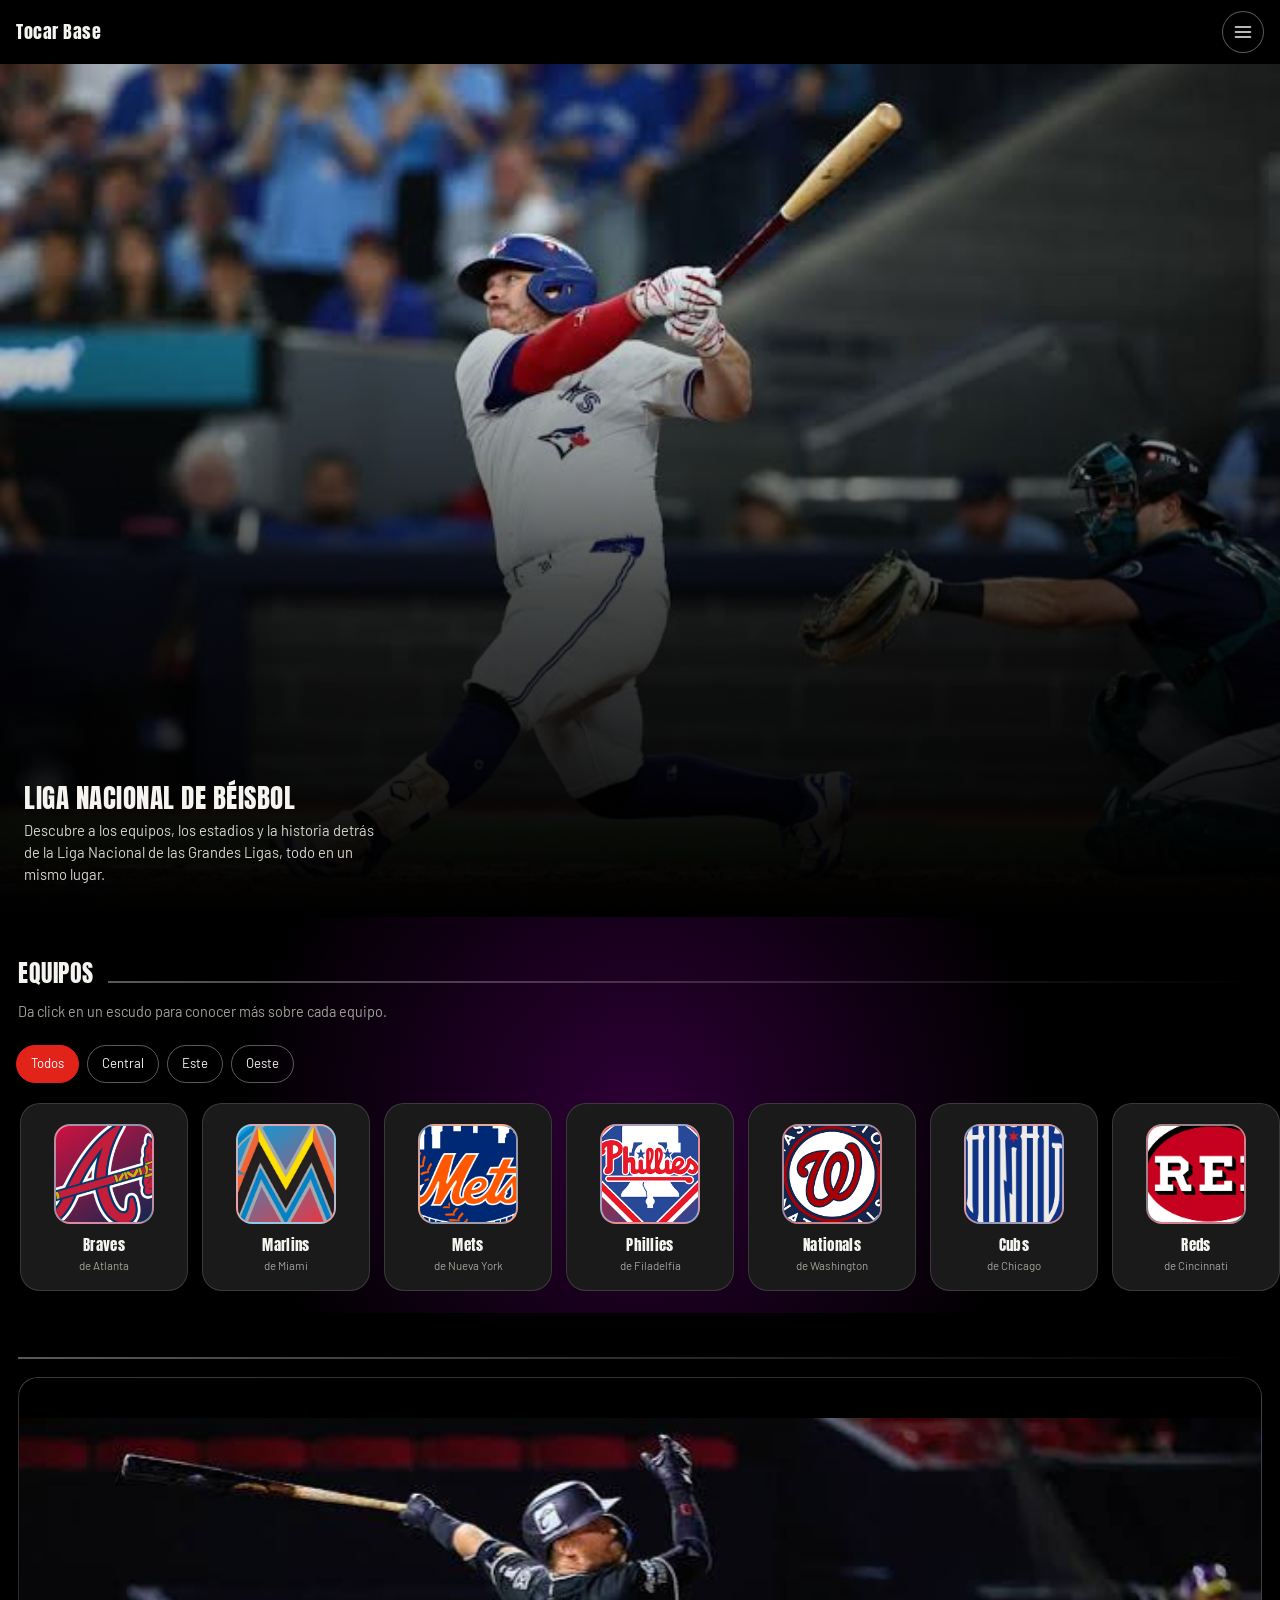
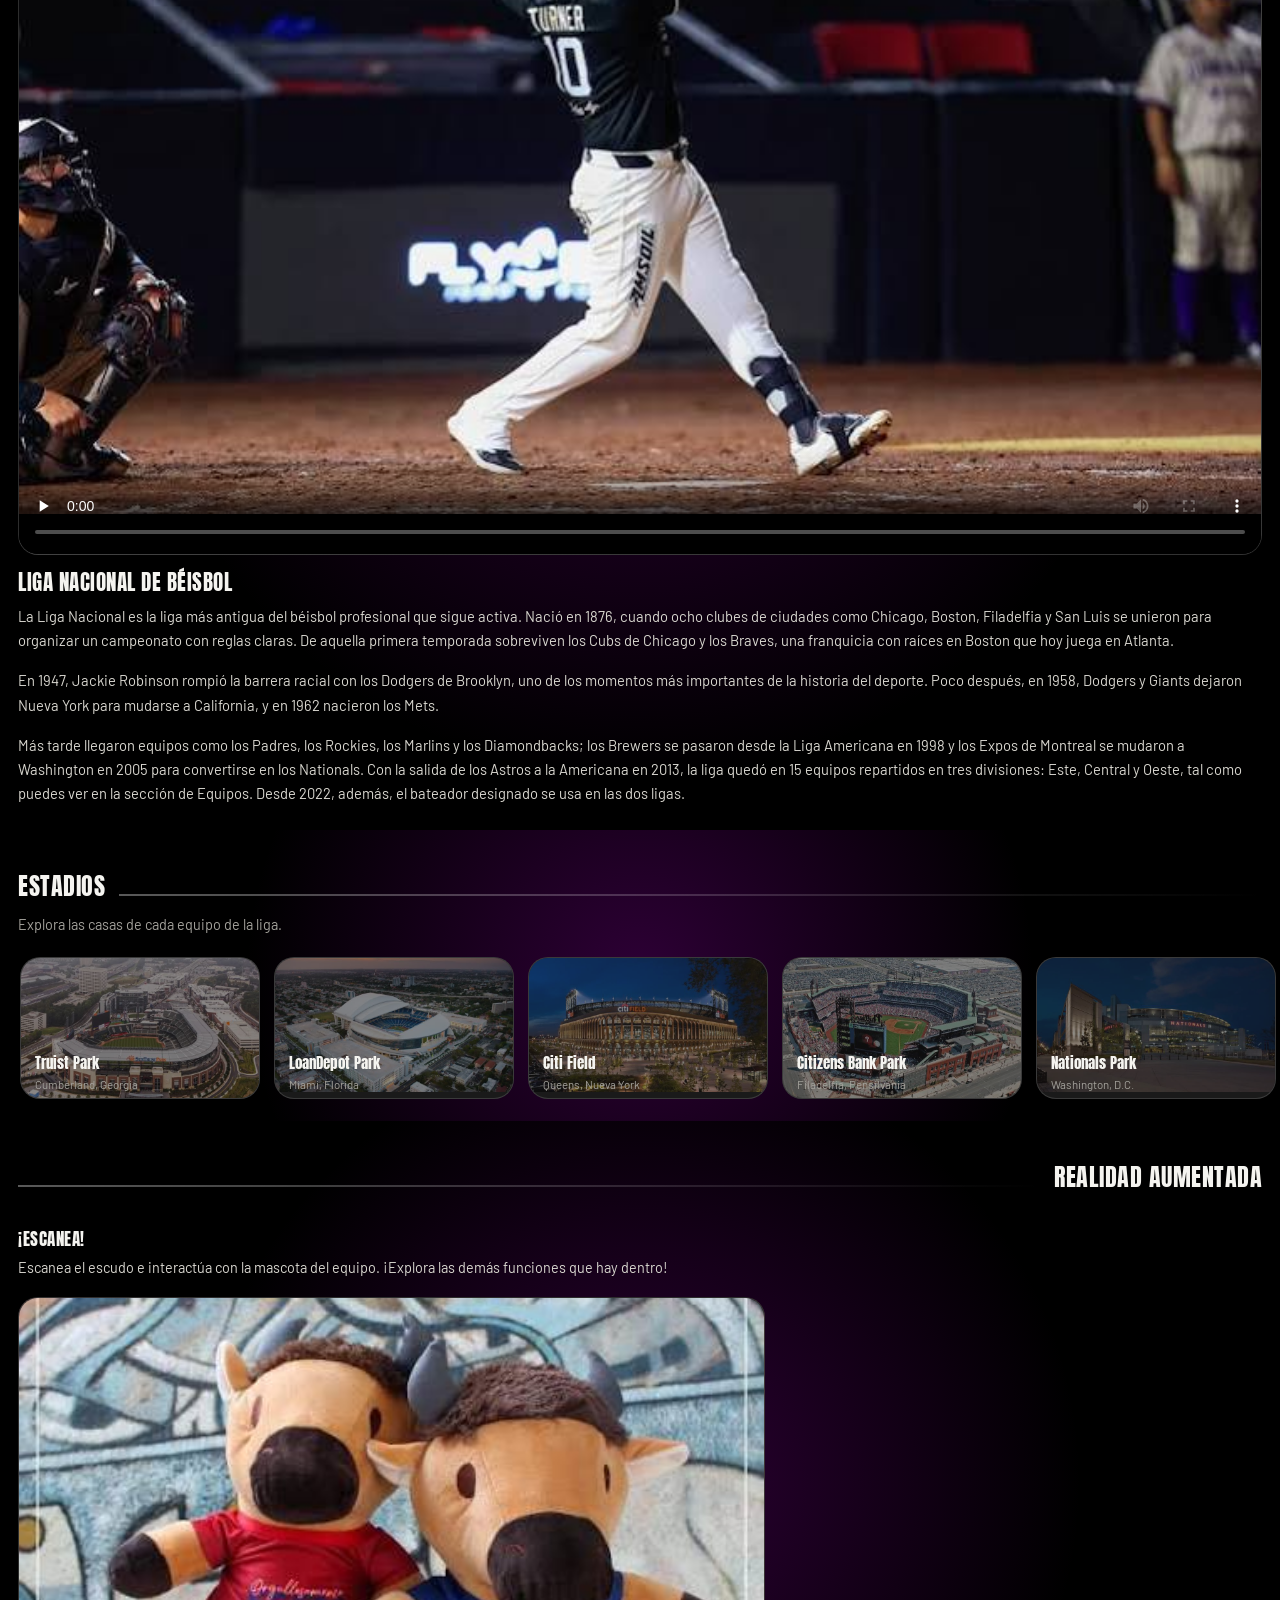
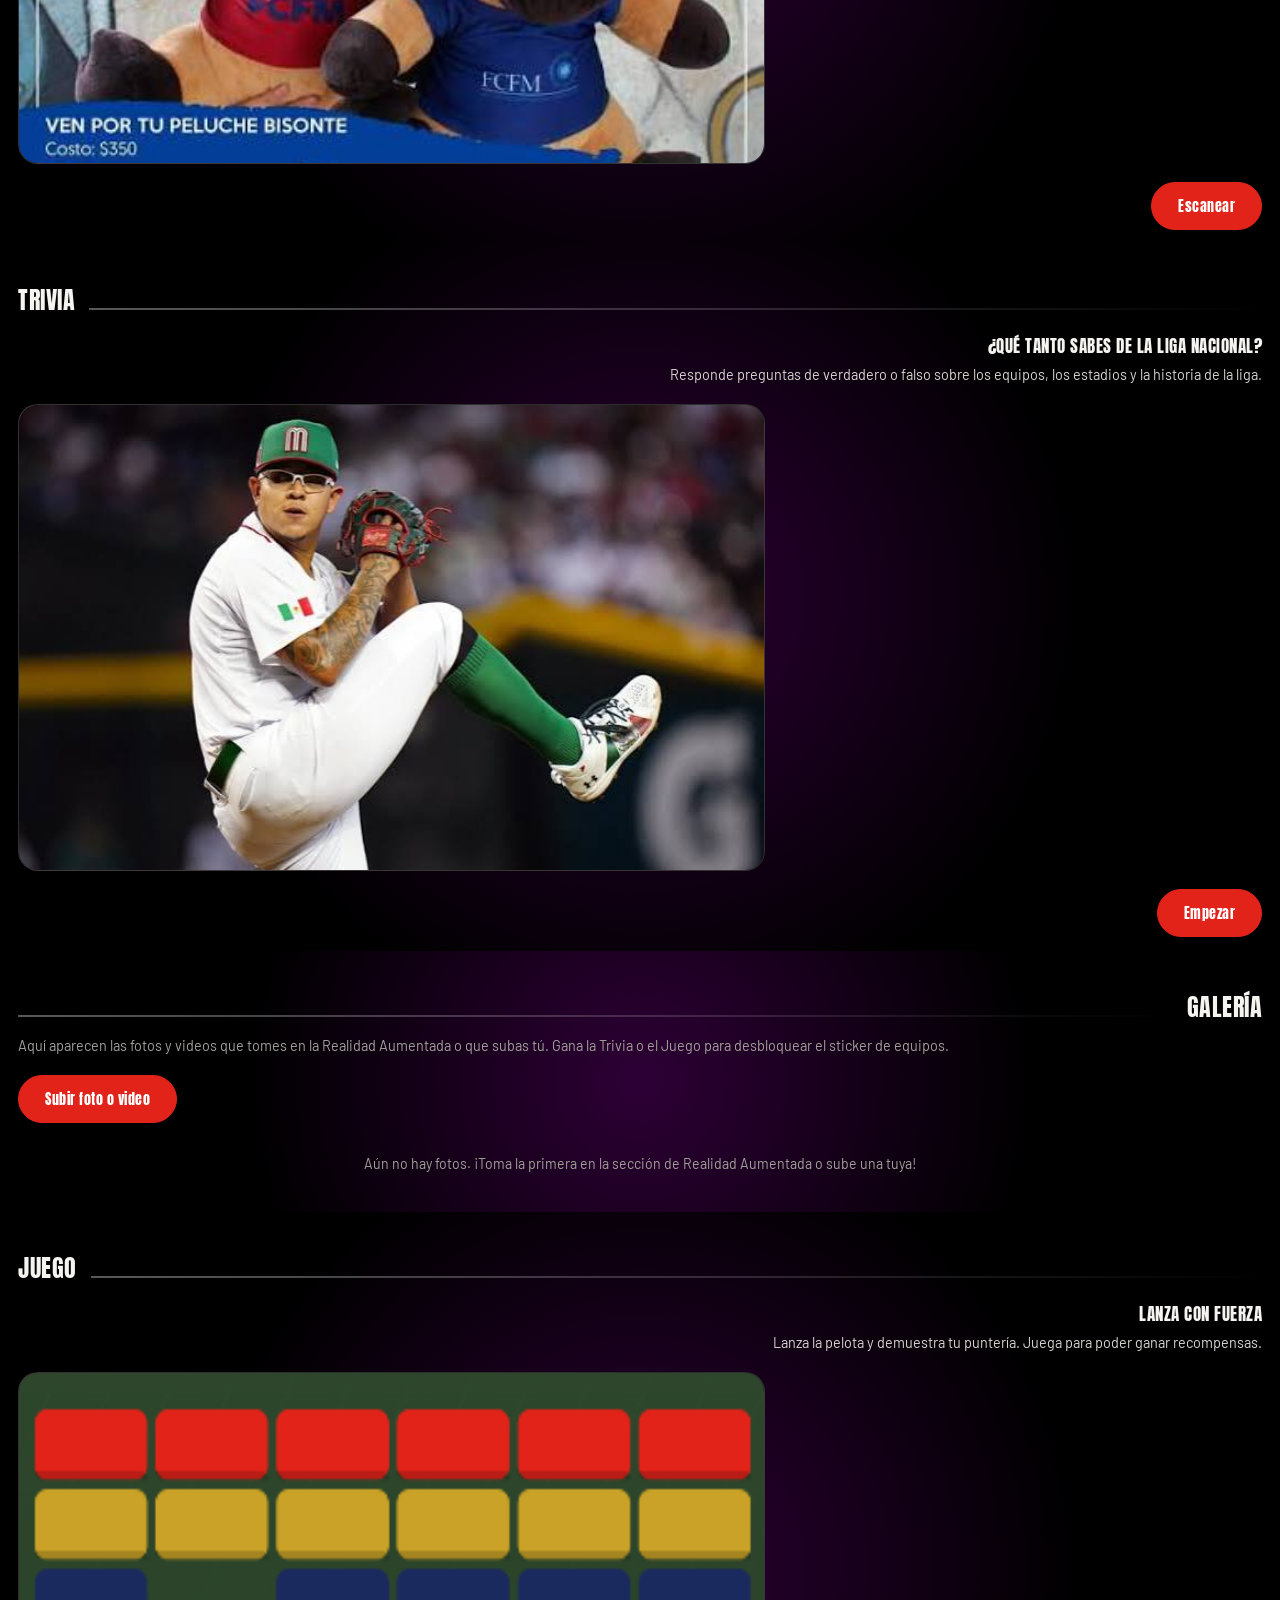
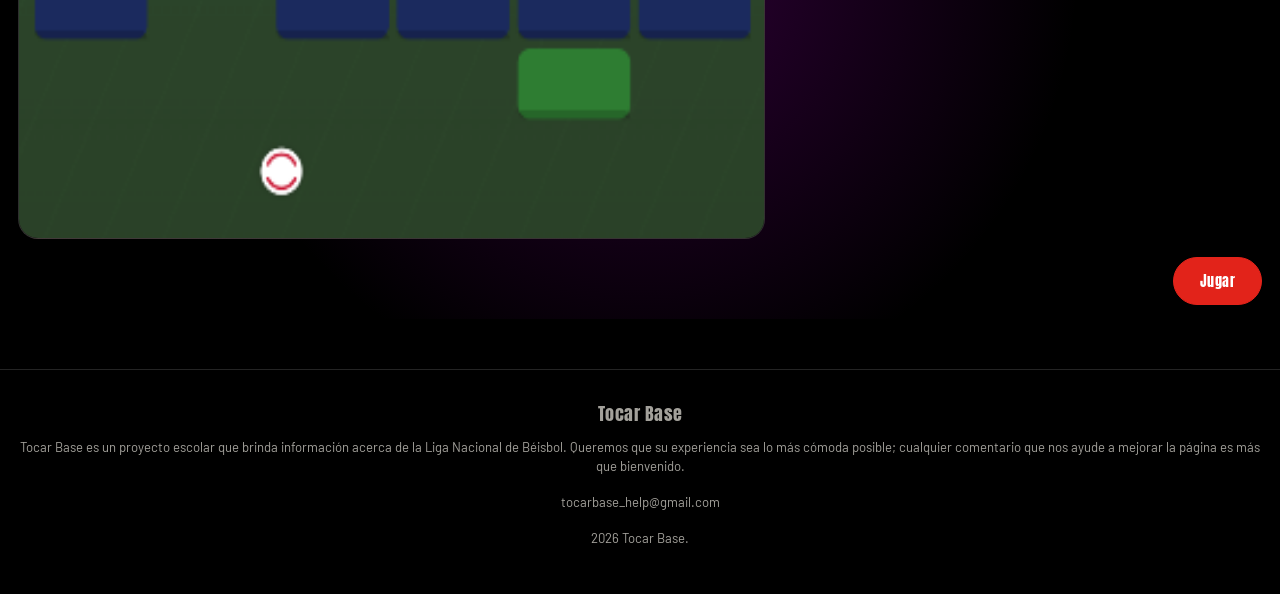
<file: index.html>
<!DOCTYPE html>
<html lang="es">
<head>
<meta charset="UTF-8">
<meta name="viewport" content="width=device-width, initial-scale=1, viewport-fit=cover">
<title>Tocar Base — Liga Nacional de Béisbol</title>
<meta name="description" content="Conoce a los equipos, estadios y la historia de la Liga Nacional de Béisbol.">
<meta name="theme-color" content="#0a0a0a">

<link rel="preconnect" href="https://fonts.googleapis.com">
<link rel="preconnect" href="https://fonts.gstatic.com" crossorigin>
<link href="https://fonts.googleapis.com/css2?family=Anton&family=Barlow:wght@400;500;600;700&display=swap" rel="stylesheet">

<link href="https://cdnjs.cloudflare.com/ajax/libs/bootstrap/5.3.3/css/bootstrap.min.css" rel="stylesheet">

<link rel="stylesheet" href="css/styles.css">
<link rel="stylesheet" href="css/galeria.css">
</head>
<body>

<header class="site-header" id="siteHeader">
  <a href="#inicio" class="brand" aria-label="Tocar Base — Inicio">
    Tocar Base
  </a>
  <button class="btn-burger" type="button" data-bs-toggle="offcanvas" data-bs-target="#menuPanel" aria-controls="menuPanel" aria-label="Abrir menú">
    <svg width="20" height="20" viewBox="0 0 24 24" fill="none" stroke="currentColor" stroke-width="2" stroke-linecap="round"><path d="M3 6h18M3 12h18M3 18h18"/></svg>
  </button>
</header>

<div class="offcanvas offcanvas-end menu-panel" tabindex="-1" id="menuPanel" aria-labelledby="menuPanelLabel">
  <div class="offcanvas-header">
    <h2 class="offcanvas-title" id="menuPanelLabel">Menú</h2>
    <button type="button" class="btn-close btn-close-white" data-bs-dismiss="offcanvas" aria-label="Cerrar"></button>
  </div>
  <div class="offcanvas-body">
    <a href="#inicio" class="nav-pill is-active" data-section="inicio">Inicio</a>
    <a href="#equipos" class="nav-pill" data-section="equipos">Equipos</a>
    <a href="#historia" class="nav-pill" data-section="historia">Historia</a>    
    <a href="#estadios" class="nav-pill" data-section="estadios">Estadios</a>
    <a href="#ar" class="nav-pill" data-section="ar">Realidad Aumentada</a>
    <a href="#trivia" class="nav-pill" data-section="trivia">Trivia</a>
    <a href="#galeria" class="nav-pill" data-section="galeria">Galería</a>
    <a href="#juego" class="nav-pill" data-section="juego">Juego</a>
    <p class="menu-foot">Tocar Base · Liga Nacional de Béisbol<br></p>
  </div>
</div>

<main>

  <section id="inicio" aria-label="Inicio">
    <div class="hero">
      <div class="hero bg-black">
        <div class="position-relative overflow-hidden w-100">
          <img class="hero-img" src="Images/Bateador_1.jpg" alt="Inicio Imagen">
        </div>
        <div class="mask position-absolute bottom-0 start-0 w-100"></div>
      </div>

      <div class="hero-content">
        <h1>Liga Nacional de Béisbol</h1>
        <p>Descubre a los equipos, los estadios y la historia detrás de la Liga Nacional de las Grandes Ligas, todo en un mismo lugar.</p>
      </div>
    </div>
  </section>

  <section id="equipos" class="section" aria-label="Equipos">
    <div class="section-head">
      <h2>Equipos</h2>
      <div class="rule"></div>
    </div>
    <p class="section-sub">Da click en un escudo para conocer más sobre cada equipo.</p>

    <div class="filter-row zona-filters" role="group" aria-label="Filtrar equipos por zona">
      <button class="chip is-active" data-zona="todos">Todos</button>
      <button class="chip" data-zona="central">Central</button>
      <button class="chip" data-zona="este">Este</button>
      <button class="chip" data-zona="oeste">Oeste</button>
    </div>

    <div class="card-rail-wrap">
      
      <div class="card-rail" id="teamRail"></div>
      
    </div>
  </section>
  

  <section id="historia" class="section" aria-label="Historia de la liga">

    <div class="section-head">      
      <div class="rule"></div>
    </div>
    <div class="about-photo">

      <video controls playsinline preload="none" poster="Images/Bateador_2.jpg">
        <source src="Videos/Liga_Nacional.mp4" type="video/mp4">
        Tu navegador no puede reproducir este video.
      </video>

    </div>
    <div class="about-text">
      <h2>Liga Nacional de Béisbol</h2>

      <p>La Liga Nacional es la liga más antigua del béisbol profesional que sigue activa. 
        Nació en 1876, cuando ocho clubes de ciudades como Chicago, Boston, Filadelfia y San Luis 
        se unieron para organizar un campeonato con reglas claras. De aquella primera temporada sobreviven los Cubs de Chicago 
        y los Braves, una franquicia con raíces en Boston que hoy juega en Atlanta.</p>
      <p>En 1947, Jackie Robinson rompió la barrera racial con los Dodgers de Brooklyn, 
        uno de los momentos más importantes de la historia del deporte. Poco después, 
        en 1958, Dodgers y Giants dejaron Nueva York para mudarse a California, y en 1962 nacieron los Mets.</p>
      <p>Más tarde llegaron equipos como los Padres, los Rockies, los Marlins y los Diamondbacks; 
        los Brewers se pasaron desde la Liga Americana en 1998 y los Expos de Montreal se mudaron a Washington en 2005 
        para convertirse en los Nationals. Con la salida de los Astros a la Americana en 2013, 
        la liga quedó en 15 equipos repartidos en tres divisiones: Este, Central y Oeste, 
        tal como puedes ver en la sección de Equipos. Desde 2022, además, el bateador designado se usa en las dos ligas.</p>
    </div>

  </section>

  <section id="estadios" class="section" aria-label="Estadios">
    <div class="section-head">
      <h2>Estadios</h2>
      <div class="rule"></div>
    </div>
    <p class="section-sub">Explora las casas de cada equipo de la liga.</p>

    <div class="card-rail-wrap">
     
      <div class="card-rail" id="stadiumRail"></div>
 
    </div>
  </section>

  <section id="ar" class="section" aria-label="Realidad Aumentada">
    <div class="section-head">
      <div class="rule"></div>
      <h2>Realidad Aumentada</h2>
    </div>

    <div class="ar-copy">
      <h3>¡Escanea!</h3>
      <p>Escanea el escudo e interactúa con la mascota del equipo. ¡Explora las demás funciones que hay dentro!</p>
    </div>

    <div class="ar-photo col-7">
      <img src="Images/Bisonte.jpg" alt="AR Foto">
    </div>

    <div class="ar-cta">
      <a href="ar-modelo.html" class="btn-solid" id="btnEscanear">Escanear</a>
    </div>
  </section>

  

  <section id="trivia" class="section" aria-label="Trivia">
    <div class="section-head">
      <h2>Trivia</h2>
      <div class="rule"></div>
    </div>

    <div class="juego-copy">
      <h3>¿Qué tanto sabes de la Liga Nacional?</h3>
      <p>Responde preguntas de verdadero o falso sobre los equipos, los estadios y la historia de la liga.</p>
    </div>

    <div class="trivia-photo  col-7">
      <img src="Images/Pitcher_2.jpg" alt="Trivia Foto">
    </div>

    <div class="ar-cta">
      <a href="trivia-jugar.html" class="btn-solid">Empezar</a>
    </div>
  </section>

<section id="galeria" class="section" aria-label="Galería">
  <div class="section-head reverse">
    <h2>Galería</h2>
    <div class="rule"></div>
  </div>
  <p class="section-sub">Aquí aparecen las fotos y videos que tomes en la Realidad Aumentada o que subas tú. Gana la Trivia o el Juego para desbloquear el sticker de equipos.</p>

  <div class="gallery-actions">
    <button class="btn-solid" id="btnSubir" type="button">Subir foto o video</button>
    <input type="file" id="inputSubir" accept="image/*,video/*" multiple hidden>
    <button class="btn-ghost" id="btnBorrarTodo" type="button">Borrar todo</button>
    <p class="gallery-status" id="galleryStatus" role="status"></p>
  </div>

  <div class="gallery-grid" id="galleryGrid"></div>
  <p class="gallery-empty" id="galleryEmpty" hidden>Aún no hay fotos. ¡Toma la primera en la sección de Realidad Aumentada o sube una tuya!</p>
  </section>
 
  <section id="juego" class="section" aria-label="Juego">
    <div class="section-head reverse">
      <div class="rule"></div>
      <h2>Juego</h2>
    </div>

    <div class="juego-copy">
      <h3>Lanza con fuerza</h3>
      <p>Lanza la pelota y demuestra tu puntería. Juega para poder ganar recompensas.</p>
    </div>

    <div class="game-photo  col-7">
      <img src="Images/JuegoMini.png" alt="Juego Foto">
    </div>

    <div class="juego-cta">
      <a href="juego-jugar.html" class="btn-solid" id="btnJugar">Jugar</a>
    </div>
  </section>

</main>

<footer class="site-footer">
  <div class="brand">
    Tocar Base
  </div>
  <p>Tocar Base es un proyecto escolar que brinda información acerca de la Liga Nacional de Béisbol. Queremos que su experiencia sea lo más cómoda posible; cualquier comentario que nos ayude a mejorar la página es más que bienvenido.</p>
  <p>tocarbase_help@gmail.com</p>
  <p>2026 Tocar Base.</p>
</footer>

<script src="https://cdnjs.cloudflare.com/ajax/libs/bootstrap/5.3.3/js/bootstrap.bundle.min.js"></script>
<script src="js/data.js"></script>
<script src="js/app.js"></script>
<script src="js/recompensas.js"></script>
<script src="js/galeria-db.js"></script>
<script src="js/galeria.js"></script>
</body>
</html>
</file>
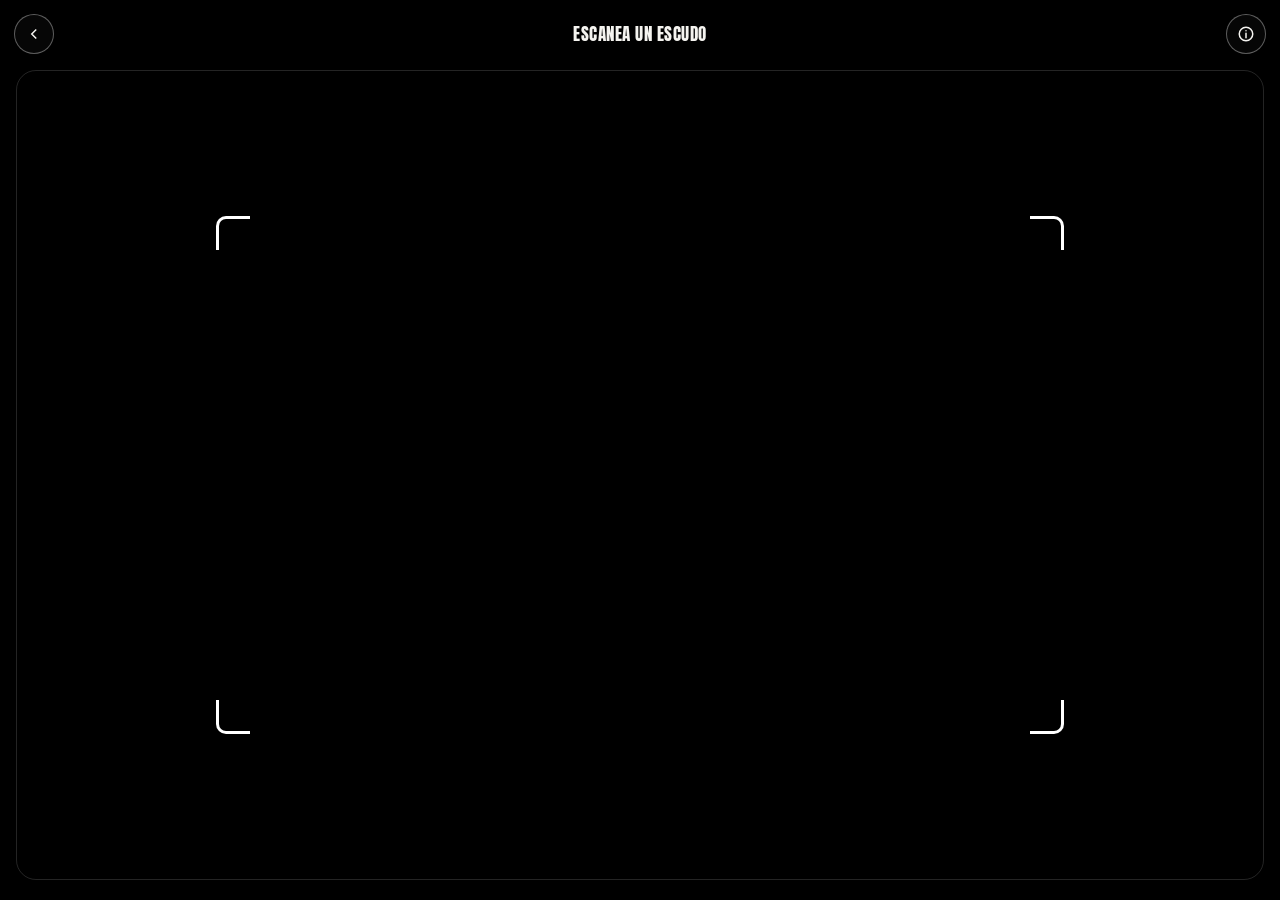
<file: ar-escaner.html>
<!DOCTYPE html>
<html lang="es">
<head>
<meta charset="UTF-8">
<meta name="viewport" content="width=device-width, initial-scale=1, viewport-fit=cover">
<title>Escanea un escudo — Tocar Base</title>
<meta name="theme-color" content="#0a0a0a">

<link rel="preconnect" href="https://fonts.googleapis.com">
<link rel="preconnect" href="https://fonts.gstatic.com" crossorigin>
<link href="https://fonts.googleapis.com/css2?family=Anton&family=Barlow:wght@400;500;600;700&display=swap" rel="stylesheet">

<link href="https://cdnjs.cloudflare.com/ajax/libs/bootstrap/5.3.3/css/bootstrap.min.css" rel="stylesheet">
<link rel="stylesheet" href="css/styles.css">
</head>
<body class="page-screen">

<main>
  <div class="detail-top">
    <a href="index.html#ar" class="circle-btn" id="scannerBack" aria-label="Regresar">
      <svg width="18" height="18" viewBox="0 0 24 24" fill="none" stroke="currentColor" stroke-width="2"><path d="M15 18l-6-6 6-6"/></svg>
    </a>
    <h2 class="app-screen-title">Escanea un escudo</h2>
    <button class="circle-btn" id="scannerInfo" aria-label="Ver instrucciones">
      <svg width="18" height="18" viewBox="0 0 24 24" fill="none" stroke="currentColor" stroke-width="2"><circle cx="12" cy="12" r="9"/><path d="M12 11v6M12 7.5v.01" stroke-linecap="round"/></svg>
    </button>
  </div>

  <a class="camera-canvas" href="ar-modelo.html">
    <div class="scan-frame">
      <span class="corner tl"></span><span class="corner tr"></span>
      <span class="corner bl"></span><span class="corner br"></span>
    </div>
  </a>

</main>


</body>
</html>
</file>
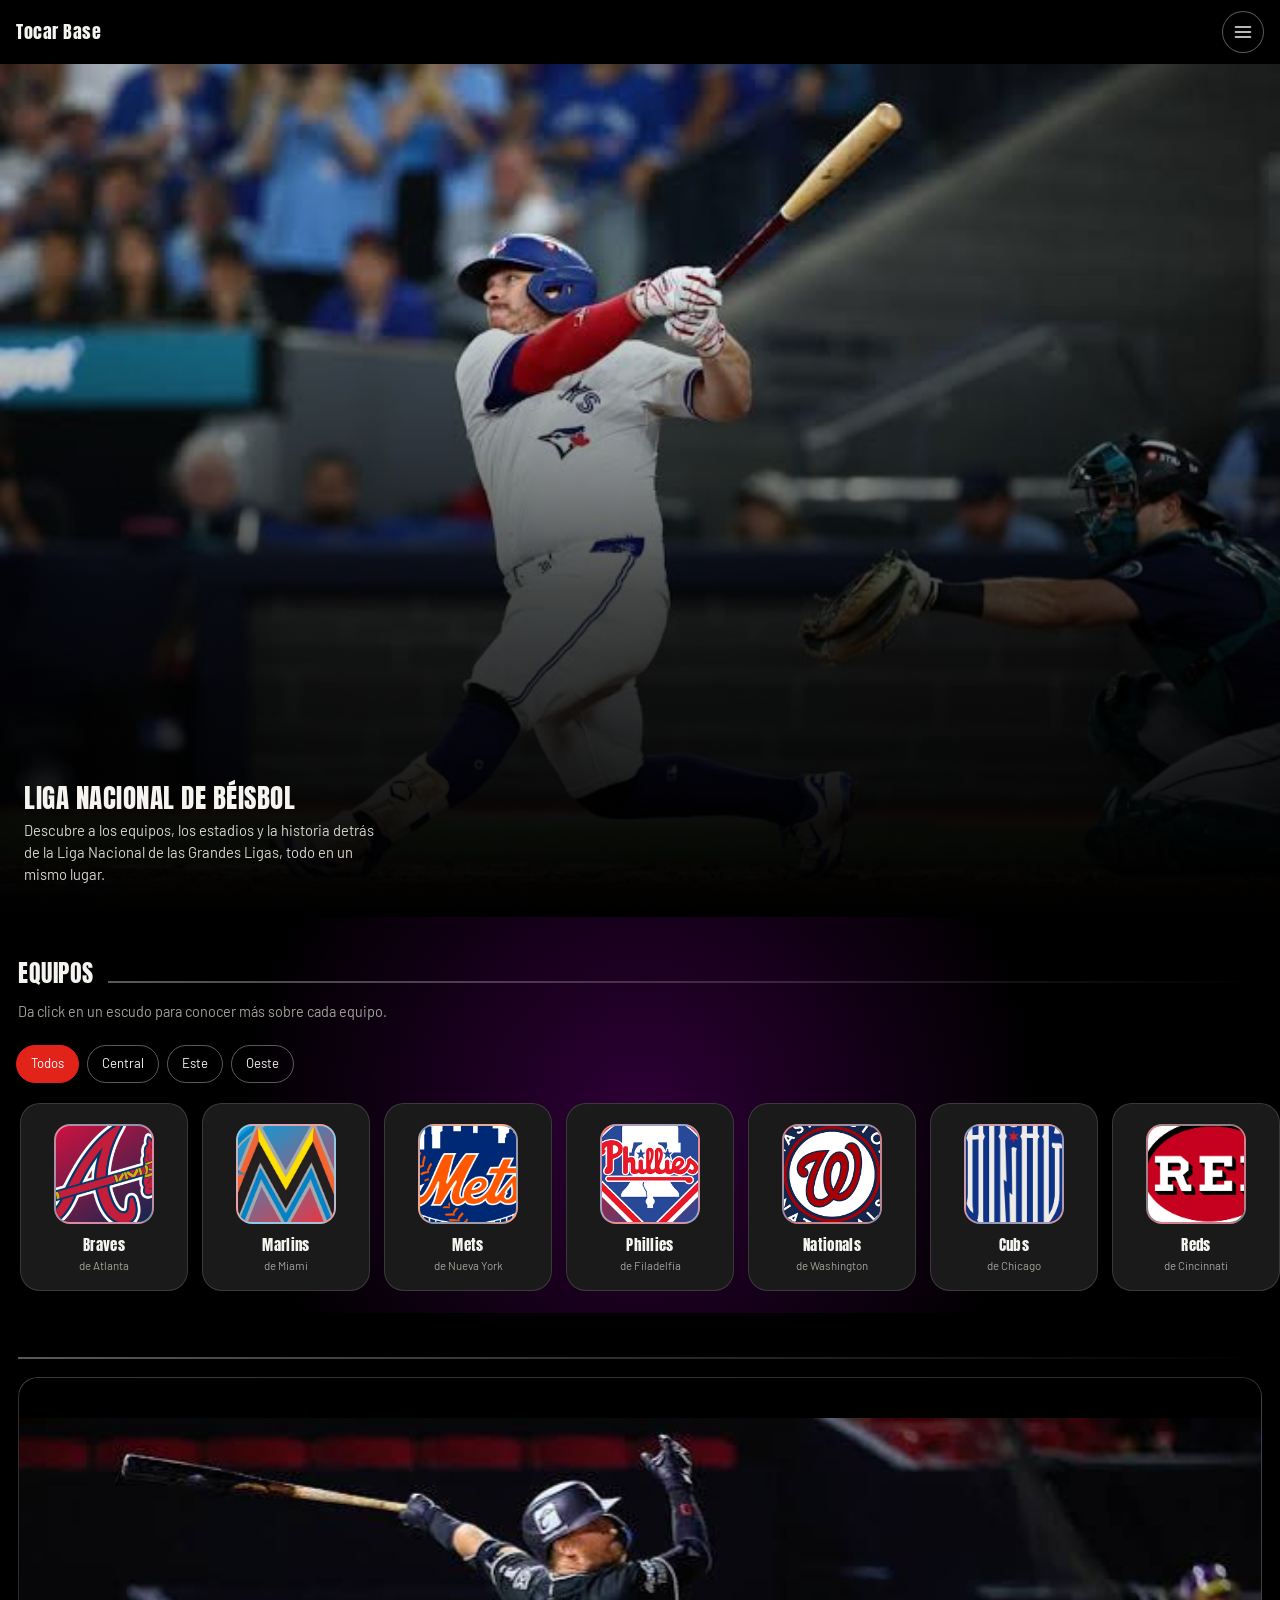
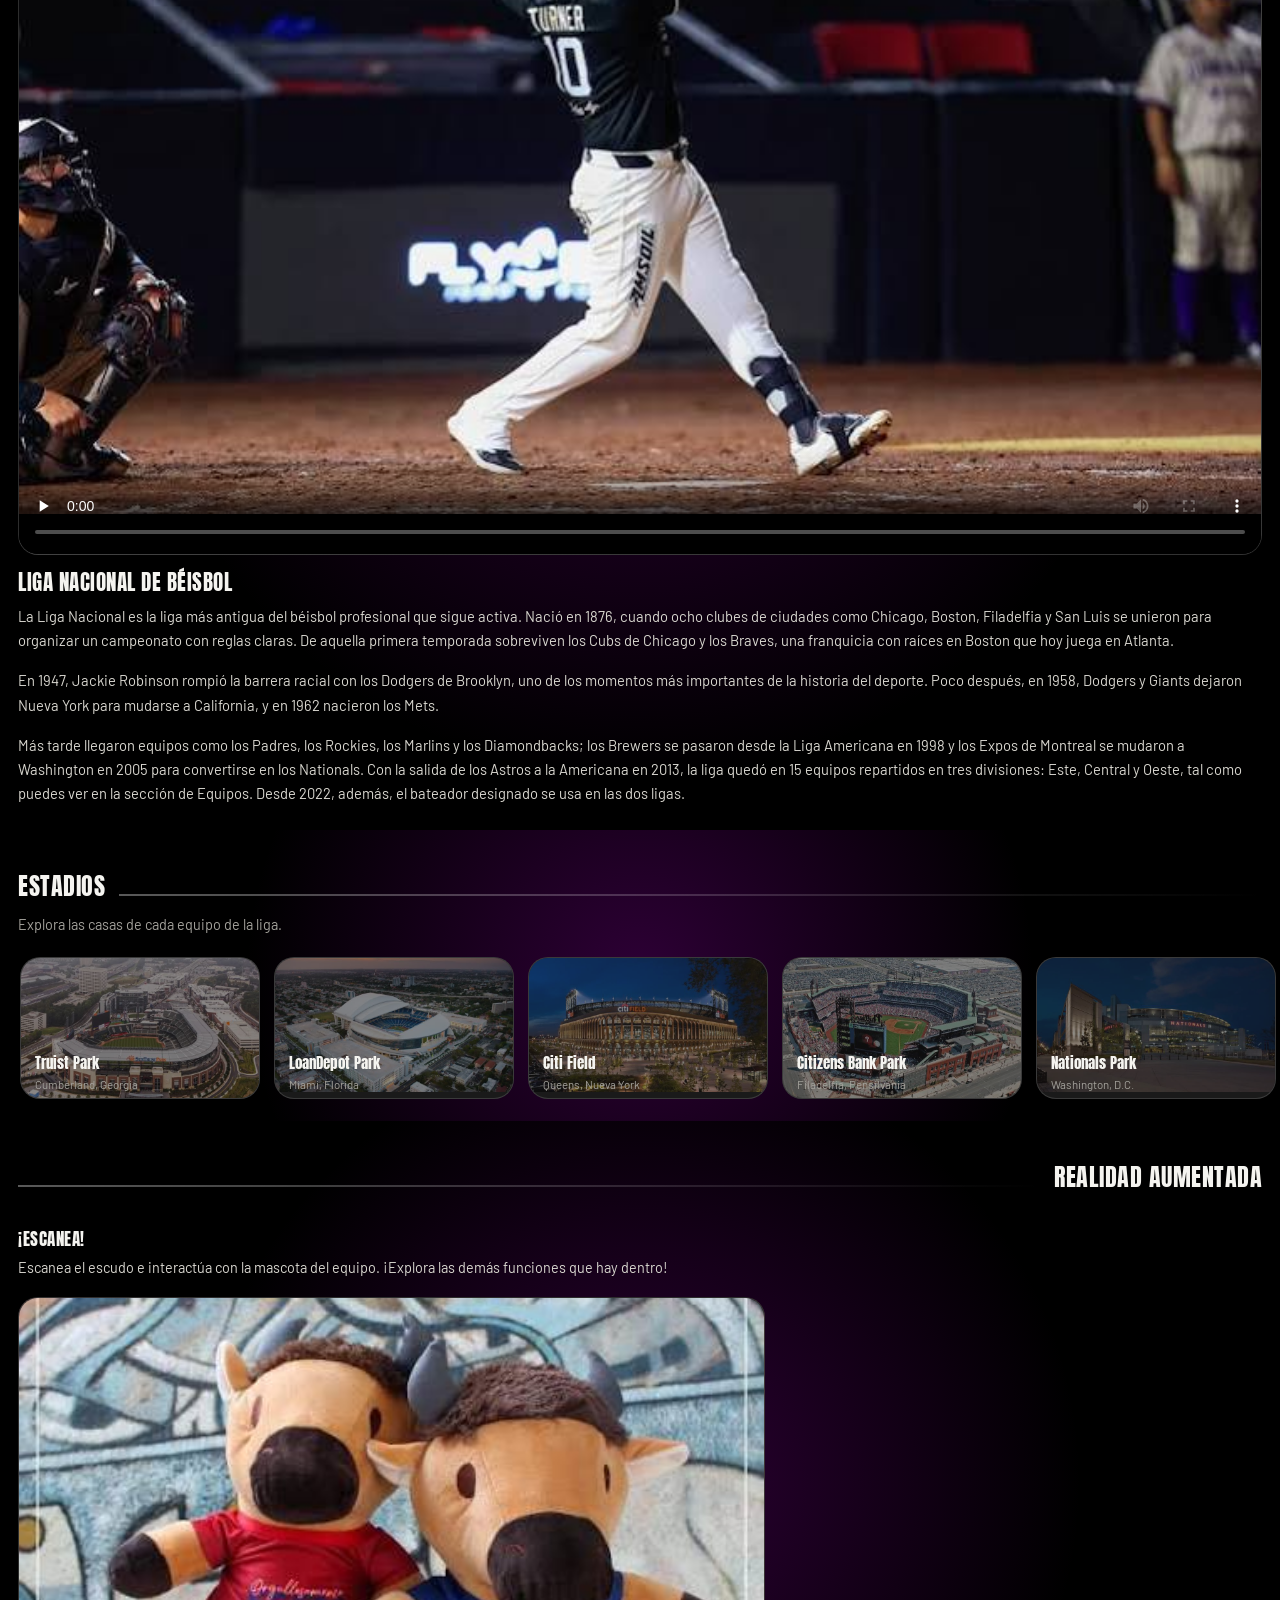
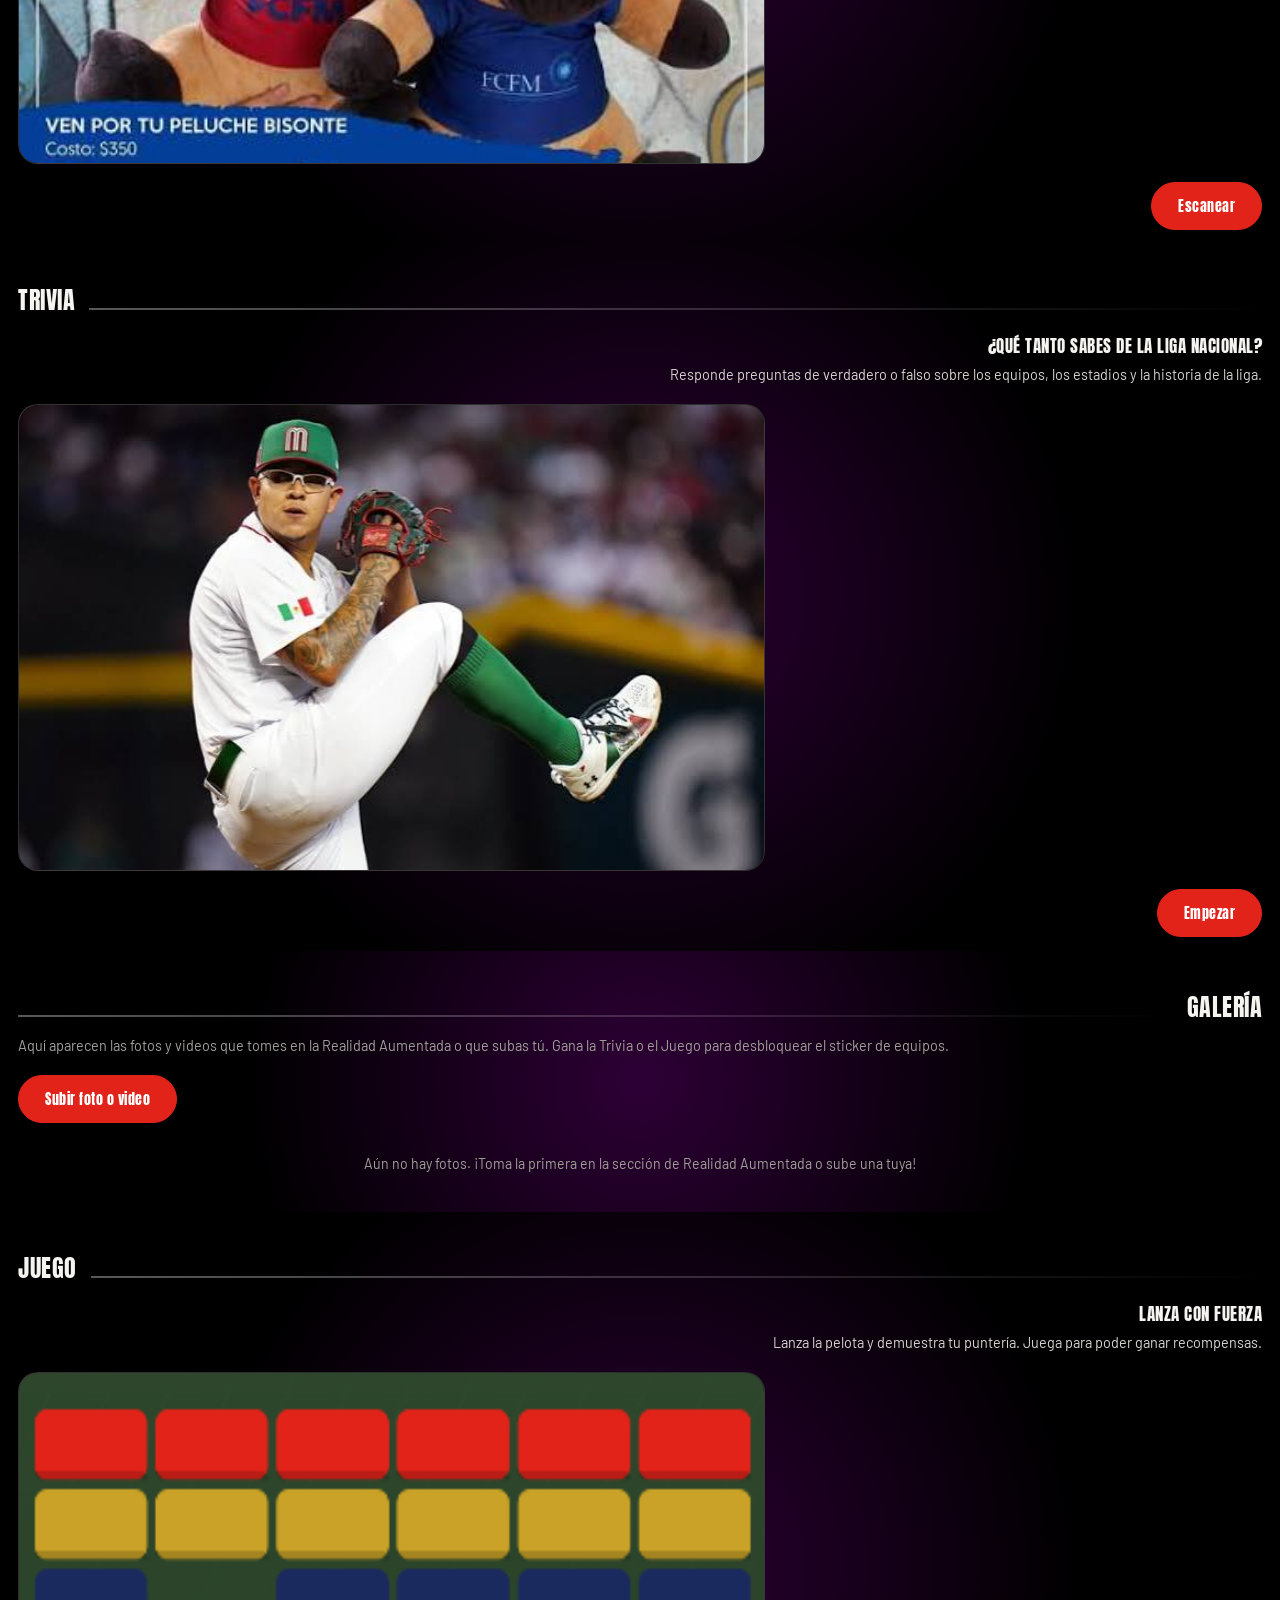
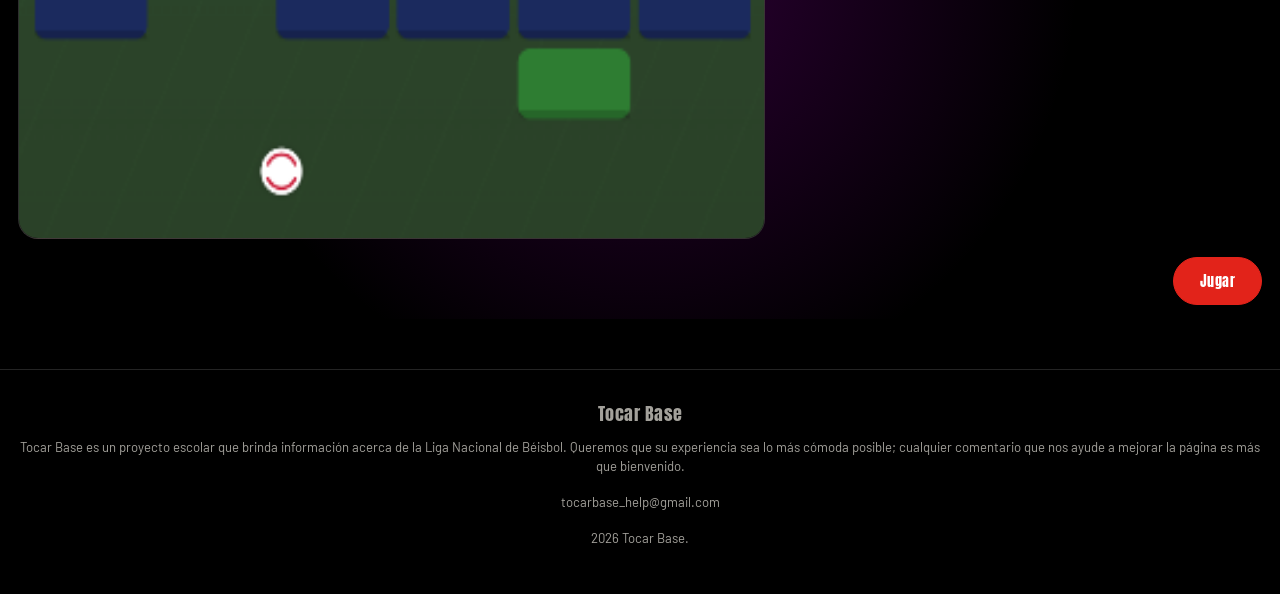
<file: detalle.html>
<!DOCTYPE html>
<html lang="es">
<head>
<meta charset="UTF-8">
<meta name="viewport" content="width=device-width, initial-scale=1, viewport-fit=cover">
<title>Detalle — Tocar Base</title>
<meta name="description" content="Detalle de equipo o estadio de la Liga Nacional de Béisbol.">
<meta name="theme-color" content="#0a0a0a">

<link rel="preconnect" href="https://fonts.googleapis.com">
<link rel="preconnect" href="https://fonts.gstatic.com" crossorigin>
<link href="https://fonts.googleapis.com/css2?family=Anton&family=Barlow:wght@400;500;600;700&display=swap" rel="stylesheet">

<link href="https://cdnjs.cloudflare.com/ajax/libs/bootstrap/5.3.3/css/bootstrap.min.css" rel="stylesheet">

<link rel="stylesheet" href="css/styles.css">
</head>
<body class="page-detalle">

<main>

  <div class="detail-top">
    <a href="index.html" class="circle-btn btn-close-detail" aria-label="Volver al inicio">
      <svg width="18" height="18" viewBox="0 0 24 24" fill="none" stroke="currentColor" stroke-width="2"><path d="M18 6L6 18M6 6l12 12"/></svg>
    </a>
    
  </div>

  <div class="detail-hero">
    <div class="diamond-pattern"></div>
    <div class="titles">
      <div class="shield-lg">
      </div>
      <h2 class="detail-name"></h2>
      <div class="detail-sub sub"></div>
    </div>
  </div>

  <div class="detail-body">
    <p class="lead-text"></p>
    <p class="lead-text lead-text-2"></p>

    <div class="stat-pills"></div>

    <div class="detail-extra"></div>
  </div>

</main>

<footer class="site-footer">
  <div class="brand">
    Tocar Base
  </div>
  <p>Tocar Base es un proyecto escolar que brinda información acerca de la Liga Nacional de Béisbol. Queremos que su experiencia sea lo más cómoda posible; cualquier comentario que nos ayude a mejorar la página es más que bienvenido.</p>
  <p>tocarbase_help@gmail.com</p>
  <p>2026 Tocar Base.</p>
</footer>

<script src="js/data.js"></script>
<script src="js/detalle.js"></script>
</body>
</html>
</file>
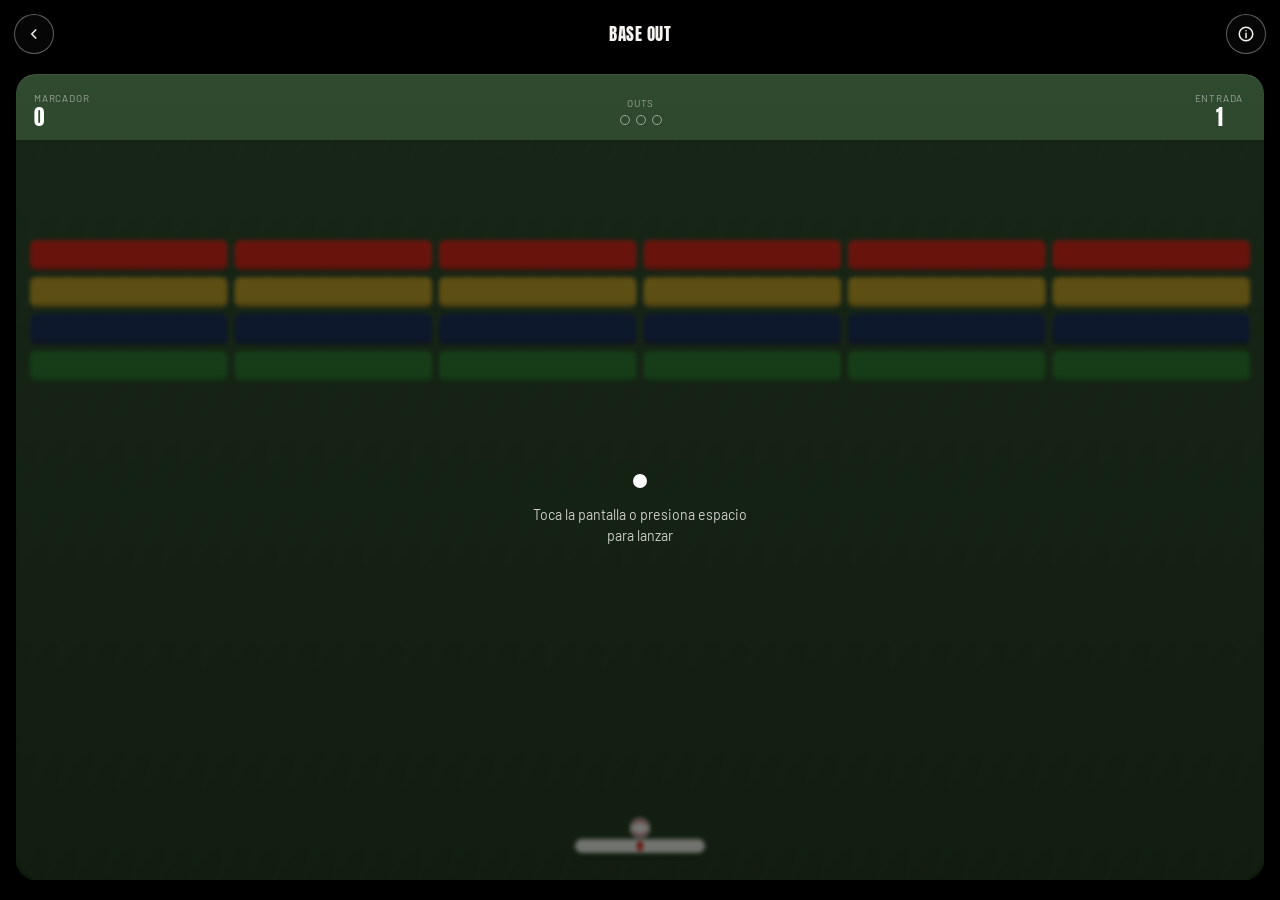
<file: juego-jugar.html>
<!DOCTYPE html>
<html lang="es">
<head>
<meta charset="UTF-8">
<meta name="viewport" content="width=device-width, initial-scale=1, viewport-fit=cover">
<title>Base Out — Tocar Base</title>
<meta name="theme-color" content="#0a0a0a">

<link rel="preconnect" href="https://fonts.googleapis.com">
<link rel="preconnect" href="https://fonts.gstatic.com" crossorigin>
<link href="https://fonts.googleapis.com/css2?family=Anton&family=Barlow:wght@400;500;600;700&display=swap" rel="stylesheet">

<link href="https://cdnjs.cloudflare.com/ajax/libs/bootstrap/5.3.3/css/bootstrap.min.css" rel="stylesheet">
<link rel="stylesheet" href="css/styles.css">
</head>
<body class="page-screen">

<main>

  <div class="detail-top">
    <a class="circle-btn" id="gameCanvasBack" aria-label="Salir" href="index.html#juego">
      <svg width="18" height="18" viewBox="0 0 24 24" fill="none" stroke="currentColor" stroke-width="2"><path d="M15 18l-6-6 6-6"/></svg>
    </a>
    <h2 class="app-screen-title">Base Out</h2>
    <button type="button" class="circle-btn" id="gameCanvasInfo" aria-label="Ver instrucciones">
      <svg width="18" height="18" viewBox="0 0 24 24" fill="none" stroke="currentColor" stroke-width="2"><circle cx="12" cy="12" r="9"/><path d="M12 11v6M12 7.5v.01" stroke-linecap="round"/></svg>
    </button>
  </div>

  <div class="game-field">

    <!-- Marcador (HUD) -->
    <div class="game-hud">
      <div class="hud-stat">
        <span class="lbl">Marcador</span>
        <span class="val" id="hudScore">0</span>
      </div>
      <div class="hud-stat align-end">
        <span class="lbl">Outs</span>
        <div class="hud-outs" aria-label="Outs restantes">
          <span class="out-dot"></span>
          <span class="out-dot"></span>
          <span class="out-dot"></span>
        </div>
      </div>
      <div class="hud-stat align-end">
        <span class="lbl">Entrada</span>
        <span class="val" id="hudLevel">1</span>
      </div>
    </div>

    <!-- Área de juego -->
    <div class="game-play-area" id="gamePlayArea">
      <canvas id="gameCanvas"></canvas>
      <div class="game-overlay" id="gameOverlay" hidden></div>
    </div>

  </div>
</main>

<!-- Modal de instrucciones del juego -->
<div class="instructions-modal" id="gameInstructionsModal">
  <div class="instructions-card">
    <p>Mueve el bat arrastrando el dedo (o el mouse) por la pantalla, o usa las flechas ← → del teclado.</p>
    <p>Toca la pantalla o presiona espacio para lanzar la pelota. Destruye todos los bloques para pasar a la siguiente entrada.</p>
    <p>Si la pelota cae, pierdes un out. ¡Tres outs y se acaba el juego!</p>
    <button class="btn-solid btn-block" id="gameInstructionsOk">OK</button>
  </div>
</div>

<!-- Modal de confirmación al salir del juego -->
<div class="confirm-modal" id="exitConfirmModal">
  <div class="confirm-card">
    <h3>¿Confirmas que quieres salir?</h3>
    <p>Su progreso no se guardará</p>
    <div class="confirm-actions">
      <button class="btn-ghost" id="exitConfirmYes">Sí</button>
      <button class="btn-solid" id="exitConfirmNo">No</button>
    </div>
  </div>
</div>

<script src="js/recompensas.js"></script>
<script src="js/juego.js"></script>
</body>
</html>
</file>
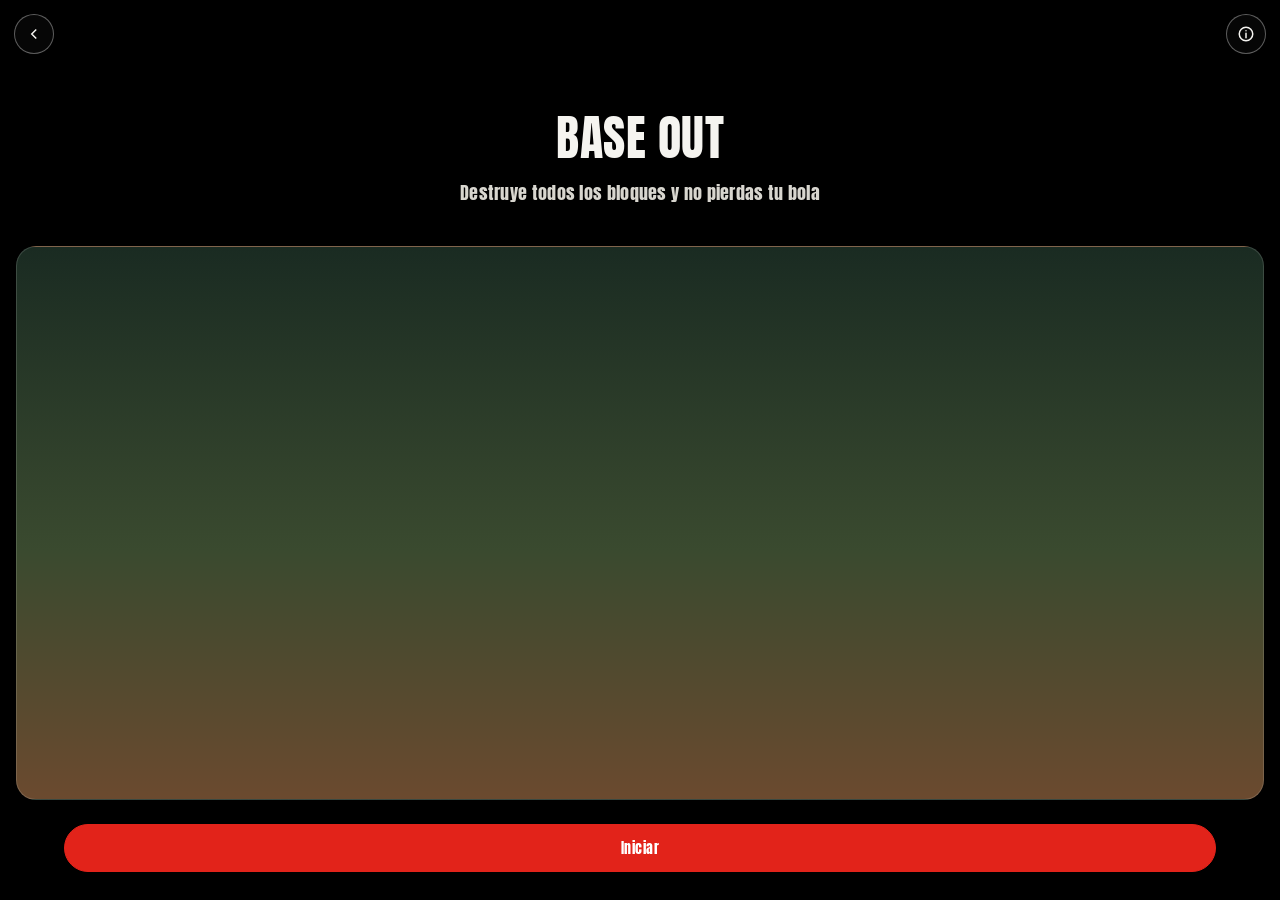
<file: juego.html>
<!DOCTYPE html>
<html lang="es">
<head>
<meta charset="UTF-8">
<meta name="viewport" content="width=device-width, initial-scale=1, viewport-fit=cover">
<title>Base Out — Tocar Base</title>
<meta name="theme-color" content="#0a0a0a">

<link rel="preconnect" href="https://fonts.googleapis.com">
<link rel="preconnect" href="https://fonts.gstatic.com" crossorigin>
<link href="https://fonts.googleapis.com/css2?family=Anton&family=Barlow:wght@400;500;600;700&display=swap" rel="stylesheet">

<link href="https://cdnjs.cloudflare.com/ajax/libs/bootstrap/5.3.3/css/bootstrap.min.css" rel="stylesheet">
<link rel="stylesheet" href="css/styles.css">
</head>
<body class="page-screen">

<main>
  <div class="detail-top">
    <a href="index.html#juego" class="circle-btn" id="gameIntroBack" aria-label="Regresar">
      <svg width="18" height="18" viewBox="0 0 24 24" fill="none" stroke="currentColor" stroke-width="2"><path d="M15 18l-6-6 6-6"/></svg>
    </a>
    <button class="circle-btn" id="gameIntroInfo" aria-label="Ver instrucciones">
      <svg width="18" height="18" viewBox="0 0 24 24" fill="none" stroke="currentColor" stroke-width="2"><circle cx="12" cy="12" r="9"/><path d="M12 11v6M12 7.5v.01" stroke-linecap="round"/></svg>
    </button>
  </div>

  <div class="game-intro-content">
    <h1 class="game-title">Base Out</h1>
    <p class="game-tagline">Destruye todos los bloques y no pierdas tu bola</p>
  </div>

  <div class="game-intro-art"></div>

  <a class="btn-solid btn-block game-start-btn" id="gameStartBtn" href="juego-jugar.html">Iniciar</a>
</main>

</body>
</html>
</file>
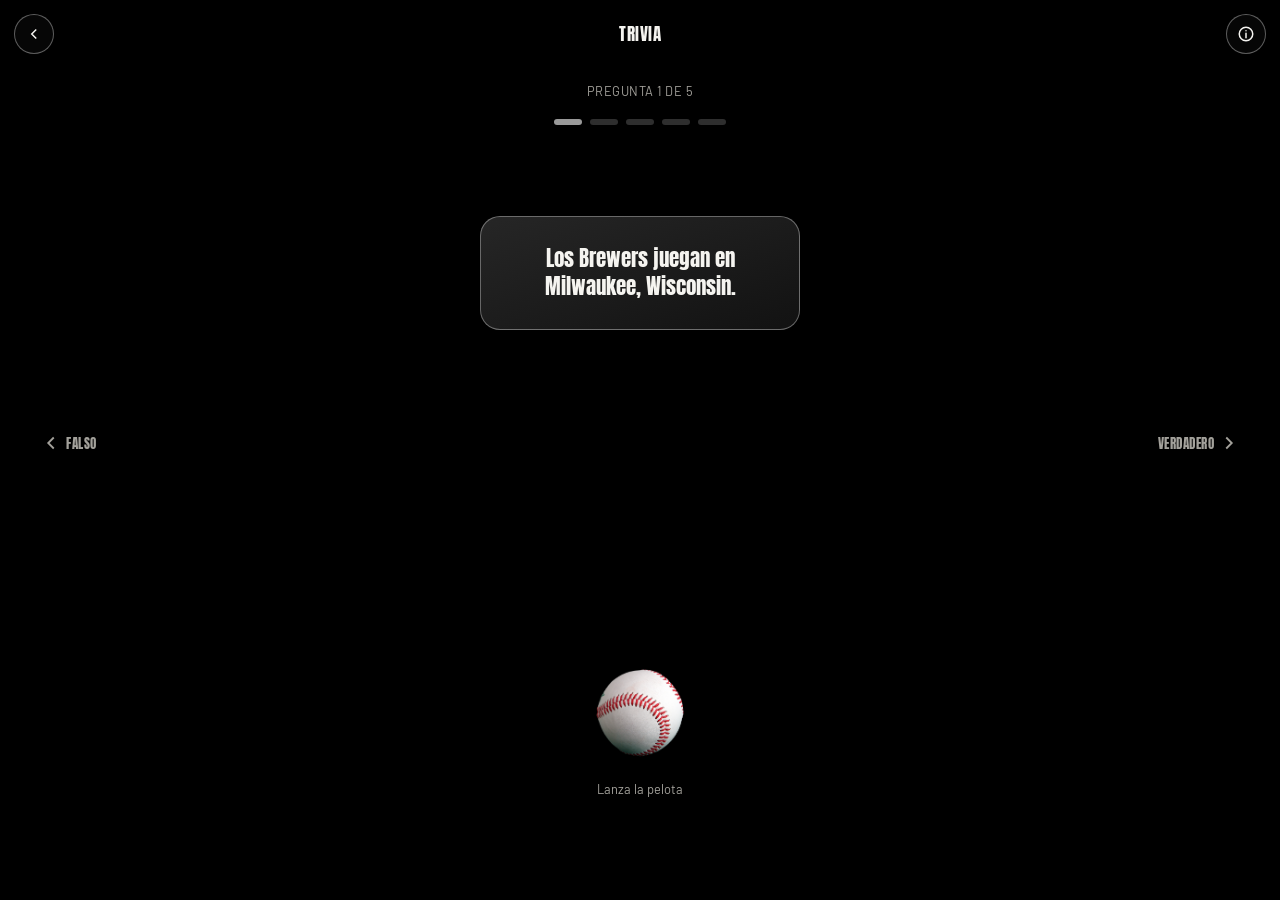
<file: trivia-jugar.html>
<!DOCTYPE html>
<html lang="es">
<head>
<meta charset="UTF-8">
<meta name="viewport" content="width=device-width, initial-scale=1, viewport-fit=cover">
<title>Trivia — Tocar Base</title>
<meta name="theme-color" content="#0a0a0a">

<link rel="preconnect" href="https://fonts.googleapis.com">
<link rel="preconnect" href="https://fonts.gstatic.com" crossorigin>
<link href="https://fonts.googleapis.com/css2?family=Anton&family=Barlow:wght@400;500;600;700&display=swap" rel="stylesheet">

<link href="https://cdnjs.cloudflare.com/ajax/libs/bootstrap/5.3.3/css/bootstrap.min.css" rel="stylesheet">
<link rel="stylesheet" href="css/styles.css">
<link rel="stylesheet" href="css/trivia-swipe.css">
</head>
<body class="page-screen">

<main>
  <div class="detail-top">
    <a class="circle-btn" id="triviaBack" aria-label="Salir" href="index.html#trivia">
      <svg width="18" height="18" viewBox="0 0 24 24" fill="none" stroke="currentColor" stroke-width="2"><path d="M15 18l-6-6 6-6"/></svg>
    </a>
    <h2 class="app-screen-title">Trivia</h2>
    <button class="circle-btn" id="triviaInfo" aria-label="Ver instrucciones">
      <svg width="18" height="18" viewBox="0 0 24 24" fill="none" stroke="currentColor" stroke-width="2"><circle cx="12" cy="12" r="9"/><path d="M12 11v6M12 7.5v.01" stroke-linecap="round"/></svg>
    </button>
  </div>

  <!-- ============ PREGUNTAS ============ -->
  <div class="trivia-content" id="triviaGame">
    <div class="trivia-question-counter" id="triviaCounter">Pregunta 1 de 5</div>
    <div class="trivia-progress" id="triviaProgress" aria-hidden="true"></div>

    <div class="swipe-stage">
      <div class="swipe-side swipe-side-left">
        <svg width="22" height="22" viewBox="0 0 24 24" fill="none" stroke="currentColor" stroke-width="2"><path d="M15 18l-6-6 6-6"/></svg>
        Falso
      </div>
      <div class="swipe-side swipe-side-right">
        Verdadero
        <svg width="22" height="22" viewBox="0 0 24 24" fill="none" stroke="currentColor" stroke-width="2"><path d="M9 6l6 6-6 6"/></svg>
      </div>

      <div class="swipe-card" id="swipeCard" tabindex="0" aria-live="polite">
        <span class="stamp stamp-true">Verdadero</span>
        <span class="stamp stamp-false">Falso</span>
        <p class="trivia-question" id="triviaQuestion"></p>
      </div>
    </div>

    <p class="trivia-feedback" id="triviaFeedback"></p>

    <!-- Pelota: se arrastra y se lanza a la izquierda (Falso) o derecha (Verdadero) -->
    <div class="throw-zone">
      <img class="throw-ball" id="throwBall" src="Images/Baseball.png" alt="Pelota de béisbol" draggable="false" tabindex="0" role="button" aria-label="Lanza la pelota a la derecha para Verdadero o a la izquierda para Falso">
    </div>
    <p class="throw-hint">Lanza la pelota</p>
  </div>

  <!-- ============ RESULTADO FINAL ============ -->
  <div class="trivia-result" id="triviaResult" hidden>
    <p class="result-label">Tu calificación</p>
    <div class="result-score"><span id="resultScore">0</span><small>/5</small></div>
    <h3 class="result-title" id="resultTitle"></h3>
    <p class="result-msg" id="resultMsg"></p>
    <div class="trivia-progress" id="resultDots" aria-hidden="true"></div>

    <div class="result-actions">
      <a href="index.html#trivia" class="btn-ghost">Salir</a>
      <button class="btn-solid" id="triviaRetry">Jugar de nuevo</button>
    </div>
  </div>
</main>

<!-- Modal de instrucciones -->
<div class="instructions-modal" id="triviaInstructionsModal">
  <div class="instructions-card">
    <p>Lee cada afirmación y lanza la pelota para responder.</p>
    <p>Arrastra la pelota y suéltala con impulso hacia la <strong>derecha</strong> si es verdadera o hacia la <strong>izquierda</strong> si es falsa. Son 5 preguntas y al final verás tu calificación.</p>
    <button class="btn-solid btn-block" id="triviaInstructionsOk">OK</button>
  </div>
</div>

<script src="js/data.js"></script>
<script src="js/recompensas.js"></script>
<script src="js/trivia-jugar.js"></script>
</body>
</html>
</file>
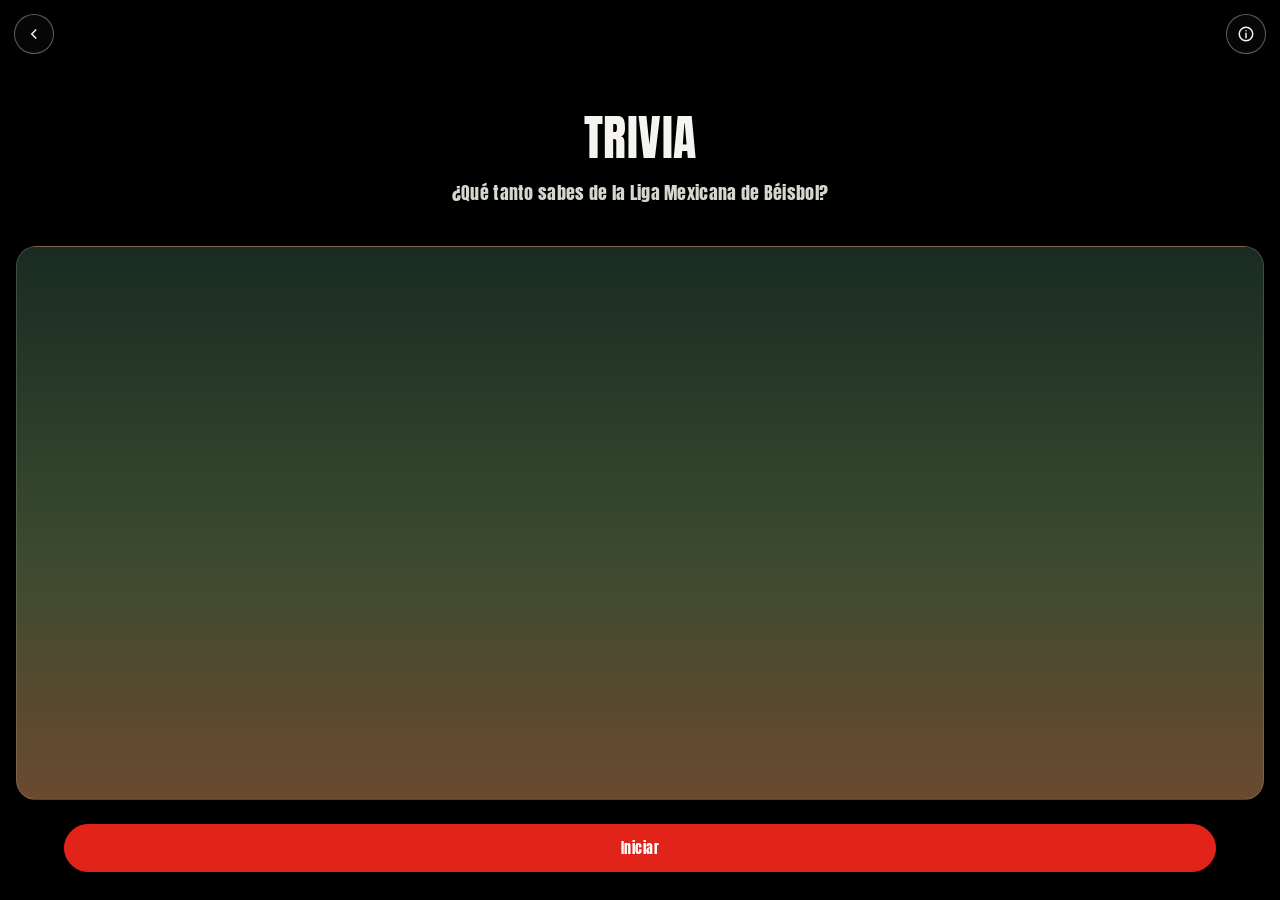
<file: trivia.html>
<!DOCTYPE html>
<html lang="es">
<head>
<meta charset="UTF-8">
<meta name="viewport" content="width=device-width, initial-scale=1, viewport-fit=cover">
<title>Trivia — Tocar Base</title>
<meta name="theme-color" content="#0a0a0a">

<link rel="preconnect" href="https://fonts.googleapis.com">
<link rel="preconnect" href="https://fonts.gstatic.com" crossorigin>
<link href="https://fonts.googleapis.com/css2?family=Anton&family=Barlow:wght@400;500;600;700&display=swap" rel="stylesheet">

<link href="https://cdnjs.cloudflare.com/ajax/libs/bootstrap/5.3.3/css/bootstrap.min.css" rel="stylesheet">
<link rel="stylesheet" href="css/styles.css">
</head>
<body class="page-screen">

<main>
  <div class="detail-top">
    <a href="index.html#trivia" class="circle-btn" id="triviaIntroBack" aria-label="Regresar">
      <svg width="18" height="18" viewBox="0 0 24 24" fill="none" stroke="currentColor" stroke-width="2"><path d="M15 18l-6-6 6-6"/></svg>
    </a>
    <span></span>
    <button class="circle-btn" id="triviaIntroInfo" aria-label="Ver instrucciones">
      <svg width="18" height="18" viewBox="0 0 24 24" fill="none" stroke="currentColor" stroke-width="2"><circle cx="12" cy="12" r="9"/><path d="M12 11v6M12 7.5v.01" stroke-linecap="round"/></svg>
    </button>
  </div>

  <div class="game-intro-content">
    <h1 class="game-title">Trivia</h1>
    <p class="game-tagline">¿Qué tanto sabes de la Liga Mexicana de Béisbol?</p>
  </div>

  <div class="game-intro-art"></div>

  <a class="btn-solid btn-block game-start-btn" id="triviaStartBtn" href="trivia-jugar.html">Iniciar</a>
</main>

</body>
</html>
</file>
<file: css/styles.css>
@import url("base.css");
@import url("layout.css");
@import url("home.css");
@import url("detalle.css");
@import url("galeria-editor.css");
@import url("pantallas.css");
</file>
<file: css/galeria.css>
.gallery-actions {
  padding: 0 18px 14px;
  display: flex;
  align-items: center;
  gap: 12px;
  flex-wrap: wrap;
}

.gallery-status {
  margin: 0;
  font-size: .82rem;
  color: var(--text-muted);
}

.gallery-empty {
  padding: 6px 18px 14px;
  color: var(--text-muted);
  font-size: .88rem;
  text-align: center;
}

.gallery-tile {
  background: #0a0a0a !important;
}

.gallery-tile::after {
  display: none;
}

.gallery-tile img, .gallery-tile video {
  position: absolute;
  inset: 0;
  width: 100%;
  height: 100%;
  object-fit: contain;
}

.editor-card {
  max-height: 94vh;
  overflow-y: auto;
}

.editor-head .circle-btn {
  width: 36px;
  height: 36px;
  border-radius: 50%;
  border: 1px solid var(--border-strong);
  background: transparent;
  color: var(--text);
  display: flex;
  align-items: center;
  justify-content: center;
}

.editor-canvas-wrap canvas, #edCanvas {
  width: auto;
  height: auto;
  max-width: 100%;
  max-height: 40vh;
  aspect-ratio: auto;
}

.fx-list {
  padding: 0 16px 6px;
}

.fx-row {
  margin-bottom: 8px;
}

.fx-row label {
  display: flex;
  justify-content: space-between;
  font-size: .8rem;
  color: var(--text-muted);
  margin-bottom: 2px;
}

.fx-row output {
  color: var(--text);
}

.fx-row .form-range {
  accent-color: var(--accent);
}

.editor-actions-2 {
  padding-top: 0;
}

.editor-actions .btn-ghost, .editor-actions .btn-solid {
  padding: 12px 10px;
  font-size: .78rem;
}

.btn-danger {
  border-color: #ff5c5c;
  color: #ff8080;
}

.video-box {
  position: relative;
  overflow: hidden;
  line-height: 0;
  border-radius: var(--radius-md);
  border: 1px solid var(--border);
}

.video-box video {
  display: block;
  width: auto;
  height: auto;
  max-width: 320px;
  max-height: 40vh;
  cursor: pointer;
}

.video-sticker {
  position: absolute;
  pointer-events: none;
  filter: drop-shadow(0 2px 4px rgba(0,0,0,.45));
}
</file>
<file: css/trivia-swipe.css>
.trivia-content {
  gap: 18px;
  justify-content: flex-start;
  padding-top: 28px;
}

.trivia-progress {
  display: flex;
  gap: 8px;
  justify-content: center;
}

.trivia-progress .dot {
  width: 28px;
  height: 6px;
  border-radius: 4px;
  background: rgba(255,255,255,.18);
  transition: background-color .25s ease;
}

.trivia-progress .dot.is-current {
  background: rgba(255,255,255,.6);
}

.trivia-progress .dot.ok {
  background: #3ddc71;
}

.trivia-progress .dot.bad {
  background: #ff5c5c;
}

.swipe-stage {
  position: relative;
  flex: 1;
  min-height: 300px;
  max-height: 420px;
  display: flex;
  align-items: center;
  justify-content: center;
}

.swipe-side {
  position: absolute;
  top: 50%;
  translate: 0 -50%;
  display: flex;
  align-items: center;
  gap: 4px;
  font-family: var(--font-display);
  text-transform: uppercase;
  font-size: .8rem;
  letter-spacing: .5px;
  color: var(--text-muted);
  pointer-events: none;
}

.swipe-side-left {
  left: 20px;
  top: 300px;
}

.swipe-side-right {
  right: 20px;
  top: 300px;
}

.swipe-card {
  --tint: transparent;
  position: relative;
  width: calc(100% - 96px);
  max-width: 320px;
  height: 100%;
  max-height: 340px;
  display: flex;
  align-items: center;
  justify-content: center;
  padding: 28px 22px;
  border-radius: var(--radius-lg);
  border: 1px solid var(--border-strong);
  background: linear-gradient(var(--tint), var(--tint)), linear-gradient(160deg, #262626, #121212);
  box-shadow: 0 14px 30px rgba(0,0,0,.5);
  touch-action: auto;
  user-select: none;
  -webkit-user-select: none;
  cursor: default;
  will-change: transform;
  top: -80px;
}

.swipe-card.is-leaving {
  transition: transform .35s ease, opacity .35s ease;
  opacity: 0;
}

.swipe-card.is-entering {
  animation: cardIn .3s ease;
}

@keyframes cardIn {
  from {
    transform: scale(.92);
    opacity: 0;
  }
  to {
    transform: none;
    opacity: 1;
  }
}

.swipe-card .trivia-question {
  font-size: 1.3rem;
  margin: 0;
  pointer-events: none;
}

.stamp {
  position: absolute;
  top: 16px;
  padding: 4px 10px;
  border: 2px solid;
  border-radius: 8px;
  font-family: var(--font-display);
  text-transform: uppercase;
  font-size: .95rem;
  letter-spacing: .5px;
  opacity: 0;
  pointer-events: none;
}

.stamp-true {
  right: 14px;
  color: #3ddc71;
  border-color: #3ddc71;
  rotate: 8deg;
}

.stamp-false {
  left: 14px;
  color: #ff5c5c;
  border-color: #ff5c5c;
  rotate: -8deg;
}

.trivia-feedback {
  min-height: 2.8em;
}

.trivia-feedback.ok {
  color: #3ddc71;
}

.trivia-feedback.bad {
  color: #ff8a8a;
}

.trivia-answers {
  gap: 12px;
}

.trivia-answer-btn {
  padding: 14px 10px;
  font-size: .95rem;
}

.trivia-answer-btn:disabled {
  opacity: .45;
}

.trivia-result {
  flex: 1;
  display: flex;
  flex-direction: column;
  align-items: center;
  justify-content: center;
  gap: 12px;
  padding: 24px 24px 40px;
  text-align: center;
}

.trivia-result[hidden] {
  display: none;
}

.result-label {
  margin: 0;
  color: var(--text-muted);
  font-size: .85rem;
}

.result-score {
  font-family: var(--font-display);
  font-size: 6.5rem;
  line-height: 1;
}

.result-score small {
  font-size: 2.4rem;
  color: var(--text-muted);
}

.result-title {
  font-size: 1.5rem;
  margin: 0;
}

.result-msg {
  color: #d8d6cf;
  max-width: 32ch;
  margin: 0 0 6px;
}

.result-actions {
  display: flex;
  gap: 10px;
  width: 100%;
  max-width: 360px;
  margin-top: 18px;
}

.result-actions > * {
  flex: 1;
}

.throw-zone {
  height: 110px;
  display: flex;
  align-items: center;
  justify-content: center;
  position: relative;
}

.throw-ball {
  width: 88px;
  height: 88px;
  cursor: grab;
  touch-action: none;
  user-select: none;
  -webkit-user-select: none;
  filter: drop-shadow(0 8px 10px rgba(0,0,0,.55));
  will-change: transform;
}

.throw-ball:active {
  cursor: grabbing;
}

.throw-ball.is-snapping {
  transition: transform .3s cubic-bezier(.3,1.5,.5,1);
}

.throw-ball.is-thrown {
  transition: transform .5s cubic-bezier(.2,.6,.4,1), opacity .5s ease;
  opacity: 0;
  pointer-events: none;
}

.throw-ball.is-entering {
  animation: ballIn .35s ease;
}

@keyframes ballIn {
  from {
    transform: scale(.4);
    opacity: 0;
  }
  to {
    transform: none;
    opacity: 1;
  }
}

.throw-hint {
  margin: -6px 0 0;
  text-align: center;
  font-size: .8rem;
  color: var(--text-muted);
}
</file>
